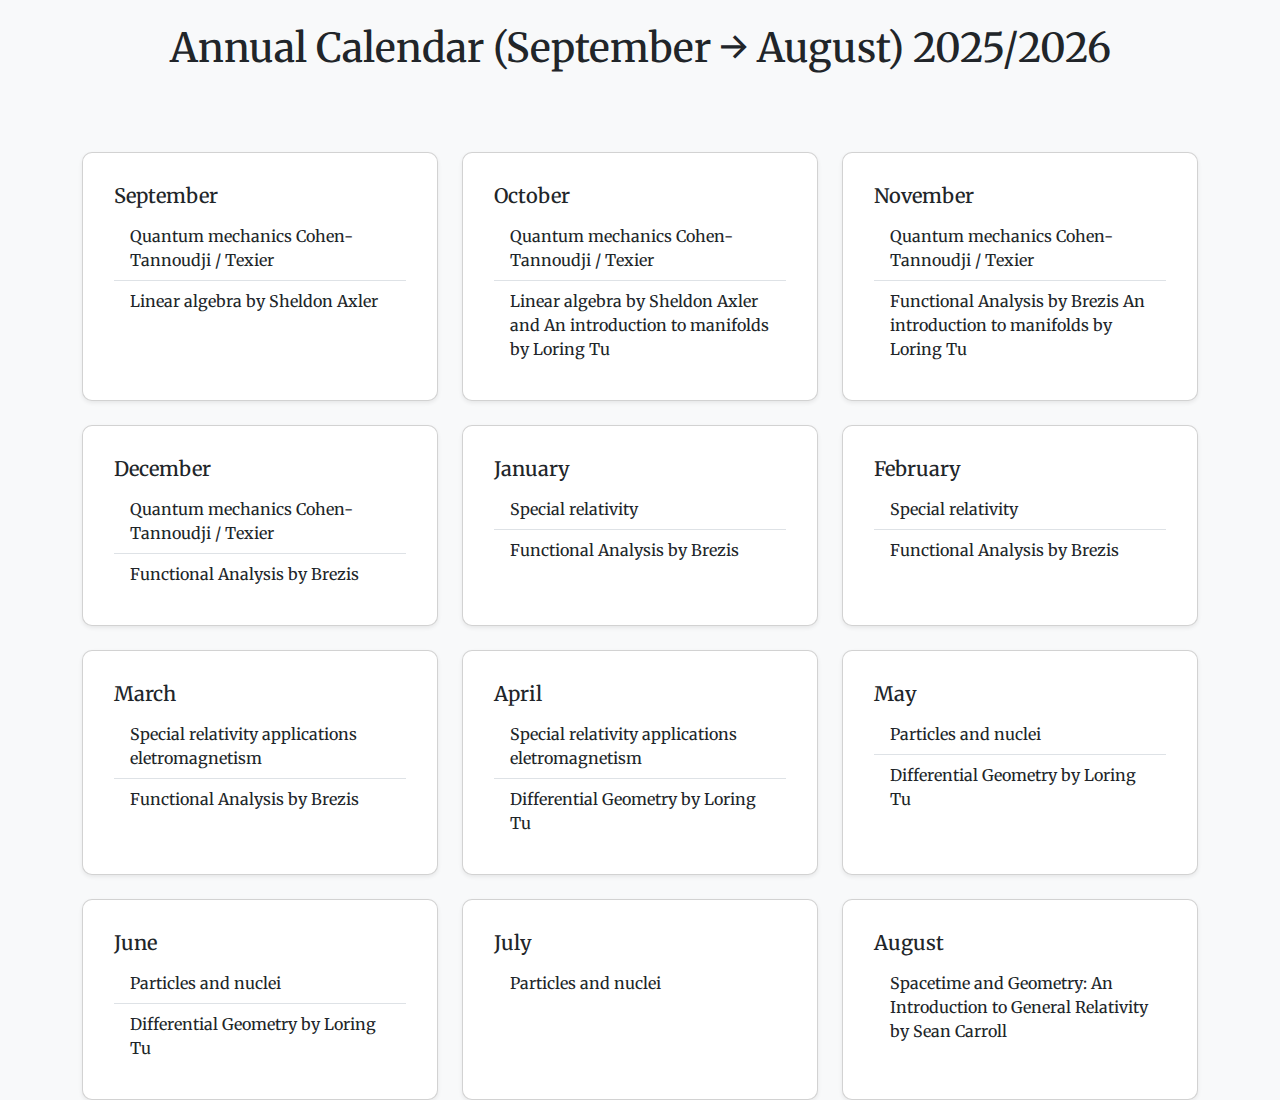
<file: Calendar.html>
<!DOCTYPE html>
<html lang="en">
<head>
  <meta charset="UTF-8">
  <meta name="viewport" content="width=device-width, initial-scale=1.0">
  <title>Annual Calendar</title>

  <link href="https://cdn.jsdelivr.net/npm/bootstrap@5.3.2/dist/css/bootstrap.min.css" rel="stylesheet">

  <link rel="preconnect" href="https://fonts.googleapis.com">
  <link rel="preconnect" href="https://fonts.gstatic.com" crossorigin>
  <link href="https://fonts.googleapis.com/css2?family=Merriweather:ital,opsz,wght@0,18..144,300..900;1,18..144,300..900&display=swap" rel="stylesheet">
  <link rel="stylesheet" href="Night_mode.css">
  <style>
    body {
      font-family: 'Merriweather', serif;
      background-color: #f8f9fa;
    }
    .month-card {
      min-height: 200px;
        background: white;
  border-radius: 10px;
  padding: 15px;
  box-shadow: 0 4px 10px rgba(0,0,0,0.1);
  cursor: pointer;
  transition: transform 0.3s;
    }

.month-card:hover {
  transform: scale(1.05);
}

  h1 {
    font-family: 'Merriweather', serif;
    margin-bottom:  80px;
  }
  </style>
</head>
<body>

<header class="text-center my-4">
  <h1>Annual Calendar (September → August) 2025/2026</h1>
</header>

<main class="container">
  <div class="row row-cols-1 row-cols-md-3 g-4" id="calendar-year">

  </div>
</main>

<script>
const months = [
  {num: 9, name: "September", tasks: ["Quantum mechanics Cohen-Tannoudji / Texier", "Linear algebra by Sheldon Axler"]},
  {num:10, name: "October", tasks: ["Quantum mechanics Cohen-Tannoudji / Texier", "Linear algebra by Sheldon Axler and An introduction to manifolds by Loring Tu"]},
  {num:11, name: "November", tasks: ["Quantum mechanics Cohen-Tannoudji / Texier", "Functional Analysis by Brezis An introduction to manifolds by Loring Tu"]},
  {num:12, name: "December", tasks: ["Quantum mechanics Cohen-Tannoudji / Texier", "Functional Analysis by Brezis"]},
  {num:1, name: "January", tasks: ["Special relativity", "Functional Analysis by Brezis"]},
  {num:2, name: "February", tasks: ["Special relativity", "Functional Analysis by Brezis"]},
  {num:3, name: "March", tasks: ["Special relativity applications eletromagnetism", "Functional Analysis by Brezis"]},
  {num:4, name: "April", tasks: ["Special relativity applications eletromagnetism", "Differential Geometry by Loring Tu"]},
  {num:5, name: "May", tasks: ["Particles and nuclei", "Differential Geometry by Loring Tu"]},
  {num:6, name: "June", tasks: ["Particles and nuclei", "Differential Geometry by Loring Tu"]},
  {num:7, name: "July", tasks: ["Particles and nuclei"]},
  {num:8, name: "August", tasks: ["Spacetime and Geometry: An Introduction to General Relativity by Sean Carroll"]}
];

const container = document.getElementById("calendar-year");

months.forEach(month => {
  const div = document.createElement("div");
  div.className = "col";

  const card = document.createElement("div");
  card.className = "card month-card h-100 shadow-sm";

  const cardBody = document.createElement("div");
  cardBody.className = "card-body";

  const h2 = document.createElement("h5");
  h2.className = "card-title";
  h2.textContent = month.name;
  cardBody.appendChild(h2);

  if(month.tasks.length > 0){
    const ul = document.createElement("ul");
    ul.className = "list-group list-group-flush mt-2";
    month.tasks.forEach(task => {
      const li = document.createElement("li");
      li.className = "list-group-item";
      li.textContent = task;
      ul.appendChild(li);
    });
    cardBody.appendChild(ul);
  }

  card.appendChild(cardBody);
  div.appendChild(card);
  container.appendChild(div);
});
</script>


<script src="https://cdn.jsdelivr.net/npm/bootstrap@5.3.2/dist/js/bootstrap.bundle.min.js"></script>
<script src="Night_mode.js"></script>
</body>
</html>
</file>
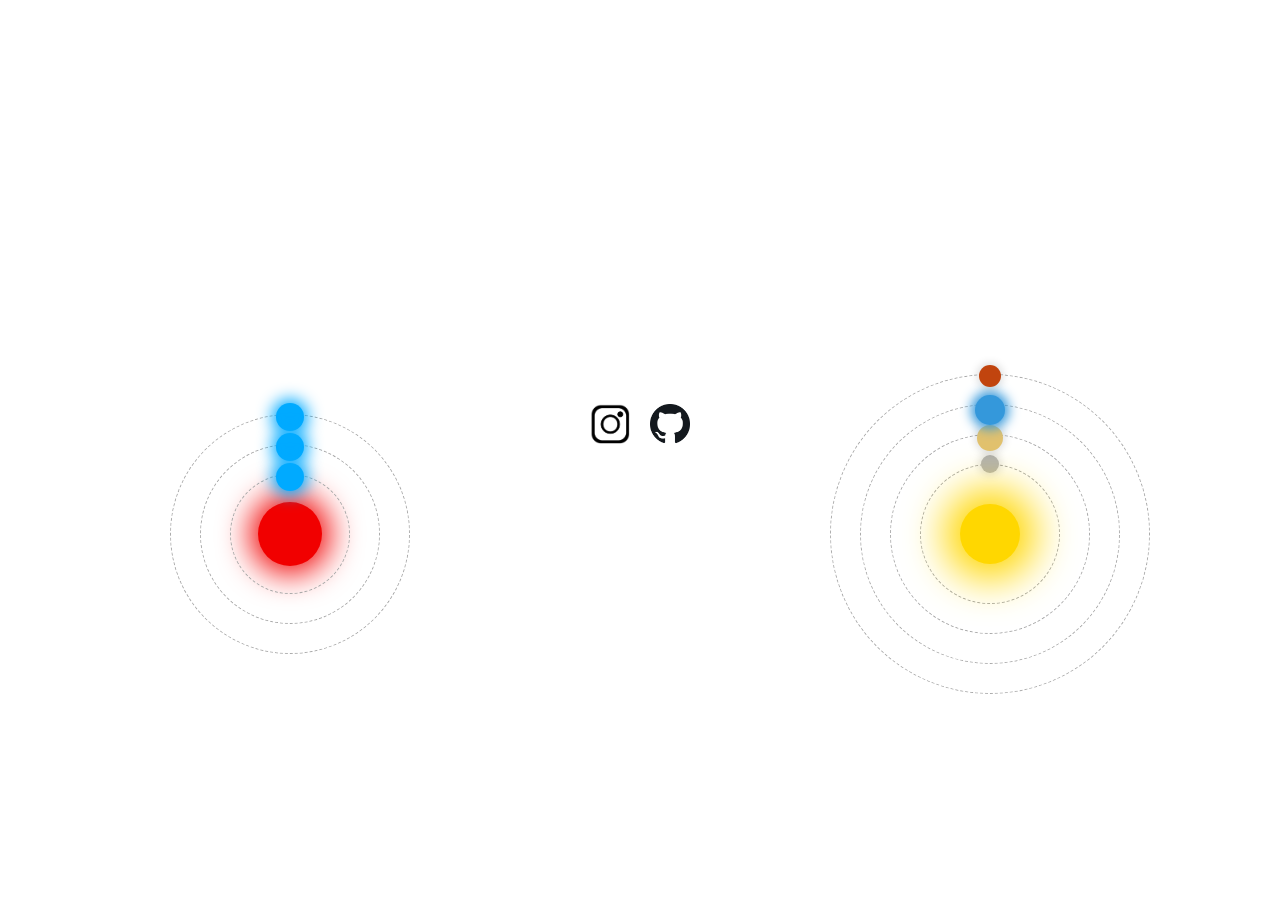
<file: Profile.html>
<!DOCTYPE html>
<html lang="fr">
<head>
  <link href="https://cdn.jsdelivr.net/npm/bootstrap@5.3.3/dist/css/bootstrap.min.css" rel="stylesheet">
  <meta charset="UTF-8">
  <meta name="viewport" content="width=device-width, initial-scale=1.0">
  <title>Mon Projet Physique</title>


  <link rel="preconnect" href="https://fonts.googleapis.com">
  <link rel="preconnect" href="https://fonts.gstatic.com" crossorigin>
  <link href="https://fonts.googleapis.com/css2?family=Merriweather:ital,opsz,wght@0,18..144,300..900;1,18..144,300..900&display=swap" rel="stylesheet">
  <link rel="stylesheet" href="Night_mode.css">
  <link rel="stylesheet" href="style.css">
  </head>
  <script src="Night_mode.js"></script>
<body>
    <h1 class="fade-in titre">Who am I ?</h1>

    <text class="fade-in">
      Hi, my name is Adrien, I'm an engineer student who love fondamental physics
      and I would like to become a researcher in astrophysics. To achieve this goal
      I made a two-year plan to learn Quantum mechanics, special relativity and General relativity.
      (Check the <a href="Calendar.html" class="lien">calendar</a>)
      I created this website to share my passion and have a record of my work.
      My contact : 
    </text>

<div class="logos">
  <a href="https://www.instagram.com/adr.se_/" target="_blank">
    <img src="img/logo insta.png" alt="Instagram">
  </a>
  <a href="https://github.com/WAAYYYY" target="_blank">
    <img src="img/logo github.png" alt="GitHub">
  </a>
</div>


<div class="animations-container">
<div>

        <div class="atom-animation">
          <div class="nucleus"></div>
          <div class="orbit orbit1"><div class="electron"></div></div>
          <div class="orbit orbit2"><div class="electron"></div></div>
          <div class="orbit orbit3"><div class="electron"></div></div>
        </div>

</div>

   <div class="animations-container">

    <div class="solar-system">
      <div class="sun"></div>
      <div class="orbit orbit-mercury"><div class="planet mercury"></div></div>
      <div class="orbit orbit-venus"><div class="planet venus"></div></div>
      <div class="orbit orbit-earth"><div class="planet earth"></div></div>
      <div class="orbit orbit-mars"><div class="planet mars"></div></div>
</div> 

  <script src="script.js"></script>
  <script src="Night_mode.js"></script>
</body>
</file>
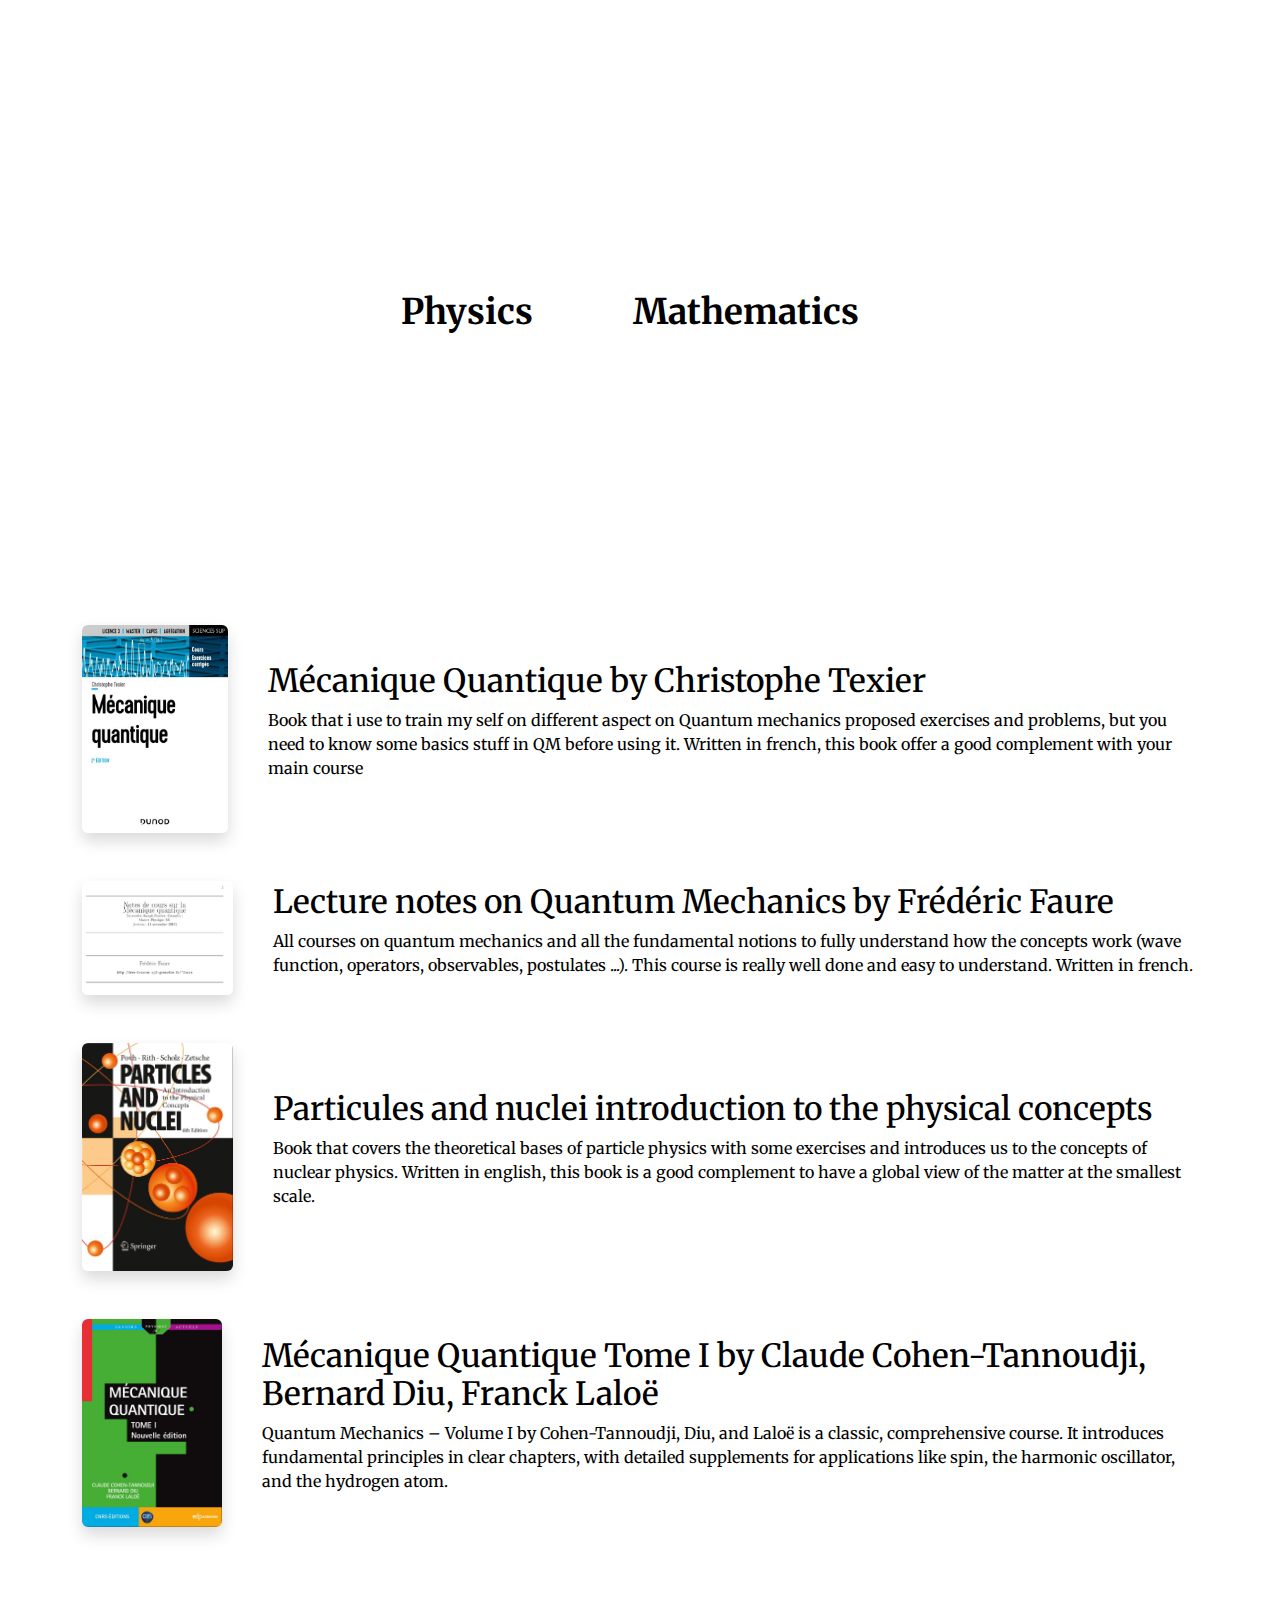
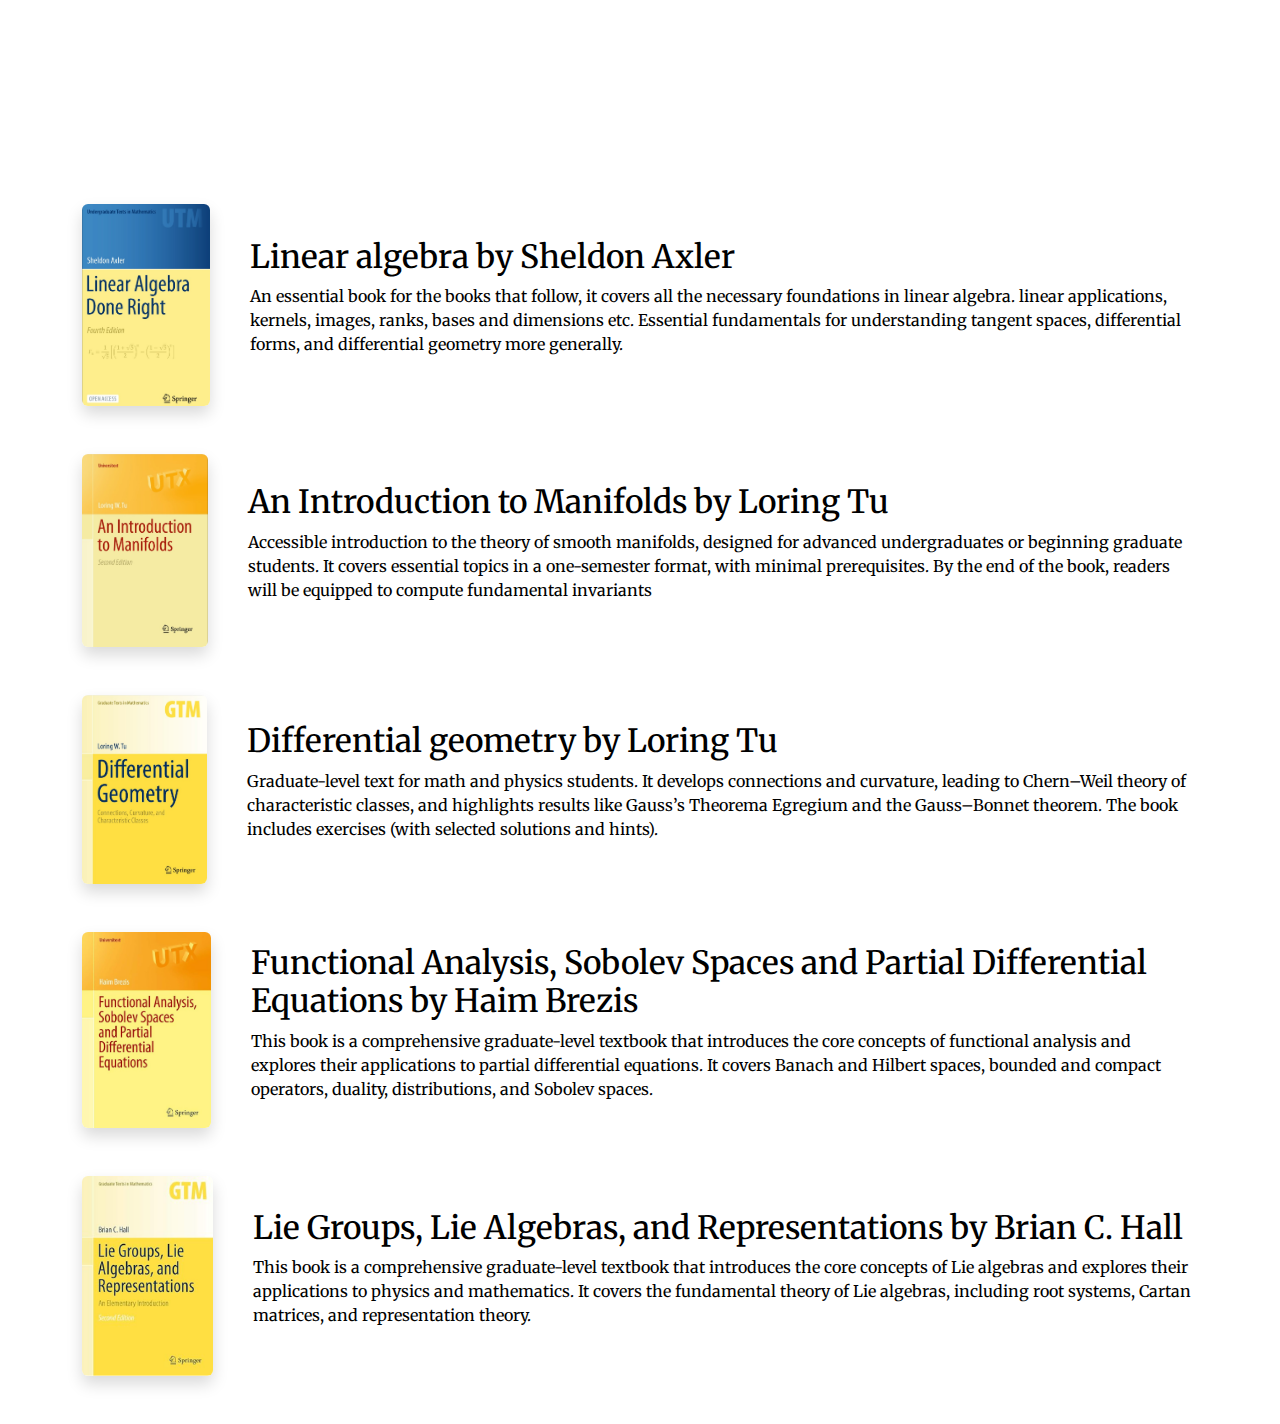
<file: Reference.html>
<!DOCTYPE html>
<html lang="fr">
<head>
  <link href="https://cdn.jsdelivr.net/npm/bootstrap@5.3.3/dist/css/bootstrap.min.css" rel="stylesheet">
  <meta charset="UTF-8">
  <meta name="viewport" content="width=device-width, initial-scale=1.0">
  <title>Mon Projet Physique</title>


  <link rel="preconnect" href="https://fonts.googleapis.com">
  <link rel="preconnect" href="https://fonts.gstatic.com" crossorigin>
  <link href="https://fonts.googleapis.com/css2?family=Merriweather:ital,opsz,wght@0,18..144,300..900;1,18..144,300..900&display=swap" rel="stylesheet">
 
  <link rel="stylesheet" href="Night_mode.css">
  <link rel="stylesheet" href="style.css">
  </head>

  <script src="Night_mode.js"></script>

<body>
  
  <h1 class="fade-in titre">References</h1>
  <h2 class="fade-in Sous-titre">Here you can discover all the references that i use for my learning in Physics </h2>

  <nav class="nav a flex-row">
    <a href="#Physics">Physics</a>
    <a href="#mathematics">Mathematics</a>
  </nav>
    
    <section id = "Physics" class="fade-in">
      <h2 class = "titre-gauche">Physics :</h2>
  </section>

    <div class="container container-custom my-5">
      <div class="image">
        <img class="img-fluid rounded shadow w-100" 
        src="img/Dunod.jpg" 
        alt="Couverture du livre Dunod">
      </div>
      <div class="texte">
      <h2 class="texte-baisse">Mécanique Quantique by Christophe Texier</h2>
      <p class="texte-baisse">Book that i use to train my self on different aspect on Quantum mechanics proposed exercises and problems, 
        but you need to know some basics stuff in QM before using it. Written in french, this book offer a good complement with your main course
      </p>
  </div>
  </div>

    <!-- FAIRE ATTENTION DE BIEN METTRE </div> POUR BIEN SÉPARER LES BLOCKS D'IMAGE AHHHHHHHHhhh -->

    <div class="container container-custom my-5">
      <div class="image">
        <img class="img-fluid rounded shadow w-100" 
        src="img/Cours de MQ.jpg" 
        alt="Couverture du livre Dunod">
    </div>
    <div class="texte">
      <h2 class="texte-baisse">Lecture notes on Quantum Mechanics by Frédéric Faure</h2>
      <p class="texte-baisse"> All courses on quantum mechanics and all the fundamental notions to fully understand how the concepts work (wave function, operators, observables, postulates ...).
        This course is really well done and easy to understand. Written in french.
      </p>
    </div>
  </div>

    <div class="container container-custom my-5">
      <div class="image">
    <img class="img-fluid rounded shadow w-100" 
    src="img/particules and nuclei.jpg" 
    alt="Couverture du livre Dunod">
        </div>
    <div class="texte">
      <h2 class="texte-baisse">Particules and nuclei introduction to the physical concepts</h2>
      <p class="texte-baisse">Book that covers the theoretical bases of particle physics with some exercises and introduces us to the concepts 
        of nuclear physics. Written in english, this book is a good complement to have a global view of the matter at the smallest scale.      
      </p>
    </div>
  </div>

<div class="container container-custom my-5">
  <div class="image">
    <img class="img-fluid rounded shadow w-100" 
    src="img/meca Q exo.jpg" 
    alt="Couverture du livre Dunod">
        </div>
    <div class="texte">
      <h2 class="texte-baisse">Mécanique Quantique Tome I by Claude Cohen-Tannoudji, Bernard Diu, Franck Laloë</h2>
      <p class="texte-baisse">Quantum Mechanics – Volume I by Cohen-Tannoudji, Diu, and Laloë is a classic, comprehensive course. 
        It introduces fundamental principles in clear chapters, with detailed supplements for applications like spin, the harmonic oscillator, 
        and the hydrogen atom.</p>
      </p>
    </div>
  </div>
  




      <section id = "mathematics" class="fade-in">
      <h2 class = "titre-gauche margin-top">Mathematics :</h2>
  </section>

<div class="container container-custom my-5">
  <div class="image">
    <img class="img-fluid rounded shadow w-100" 
    src="img/linear algebra.jpg" 
    alt="Couverture du livre Dunod">
        </div>
    <div class="texte">
      <h2 class="texte-baisse">Linear algebra by Sheldon Axler</h2>
      <p class="texte-baisse">An essential book for the books that follow, it covers all the necessary foundations in linear algebra.
linear applications, kernels, images, ranks, bases and dimensions etc. 
Essential fundamentals for understanding tangent spaces, differential forms, and differential geometry more generally.</p>
      </p>
    </div>
  </div>


<div class="container container-custom my-5">
  <div class="image">
    <img class="img-fluid rounded shadow w-100" 
    src="img/loring TU 1.jpg" 
    alt="LORING TU 1">
        </div>
    <div class="texte">
      <h2 class="texte-baisse">An Introduction to Manifolds by Loring Tu</h2>
      <p class="texte-baisse">Accessible introduction to the theory of smooth manifolds, designed for advanced undergraduates or beginning graduate students. 
        It covers essential topics in a one-semester format, with minimal prerequisites.
      By the end of the book, readers will be equipped to compute fundamental invariants</p>
      </p>
    </div>
  </div>



<div class="container container-custom my-5">
  <div class="image">
    <img class="img-fluid rounded shadow w-100" 
    src="img/loring TU 2.jpg" 
    alt="LORING TU 2">
        </div>
    <div class="texte">
      <h2 class="texte-baisse">Differential geometry by Loring Tu</h2>
      <p class="texte-baisse">Graduate-level text for math and physics students. 
        It develops connections and curvature, leading to Chern–Weil theory of characteristic classes, 
        and highlights results like Gauss’s Theorema Egregium and the Gauss–Bonnet theorem.
      The book includes exercises (with selected solutions and hints).</p>
      </p>
    </div>
  </div>


<div class="container container-custom my-5">
  <div class="image">
    <img class="img-fluid rounded shadow w-100" 
    src="img/analyse fonctionelle.jpg" 
    alt="Couverture du livre Dunod">
        </div>
    <div class="texte">
      <h2 class="texte-baisse">Functional Analysis, Sobolev Spaces and Partial Differential Equations by Haim Brezis</h2>
      <p class="texte-baisse">This book is a comprehensive graduate-level textbook that introduces the core concepts of functional analysis and explores their applications to partial differential equations. 
        It covers Banach and Hilbert spaces, bounded and compact operators, duality, 
        distributions, and Sobolev spaces.</p>
      </p>
    </div>
  </div>


<div class="container container-custom my-5">
  <div class="image">
    <img class="img-fluid rounded shadow w-100" 
    src="img/algebre de Lie.png" 
    alt="Couverture du livre Dunod">
        </div>
    <div class="texte">
      <h2 class="texte-baisse">Lie Groups, Lie Algebras, and Representations by Brian C. Hall</h2>
      <p class="texte-baisse">This book is a comprehensive graduate-level textbook that introduces the core concepts of Lie algebras and explores their applications to physics and mathematics. 
        It covers the fundamental theory of Lie algebras, including root systems, Cartan matrices, and representation theory.</p>
      </p>
    </div>
  </div>







</main>
</file>
<file: Night_mode.css>
/* Dark Mode Button */
[data-bs-theme="dark"] #darkModeBtn {
  display: inline-flex;
  align-items: center;
  gap: 0.5rem;
  border-radius: 50px;
  padding: 0.45rem 1.1rem;
  font-size: 0.9rem;
  font-weight: 500;
  letter-spacing: 0.03em;
  border: 2px solid currentColor;
  background: transparent;
  transition: all 0.3s ease;
  cursor: pointer;
}

body, body *:not(canvas):not(.orbit):not(.electron):not(.planet):not(.sun):not(.nucleus):not(.month-card):not(.card-title):not(.list-group-item):not(.definition):not(.theorem):not(.remark):not(.references li):not(.fade-in-down):not(.fade-in-up):not(.fade-in-left):not(.fade-in-right):not(#darkModeBtn):not(nav a):not(.nav a):not(.lien) {
  transition: background-color 0.4s ease, color 0.4s ease, border-color 0.4s ease;
}

[data-bs-theme="dark"] #darkModeBtn:hover {
  background-color: rgba(255, 255, 255, 0.1);
  transform: scale(1.04);
  box-shadow: 0 4px 16px rgba(255, 255, 255, 0.15);
}

#darkModeBtn .icon {
  font-size: 1.1rem;
  transition: transform 0.5s ease, opacity 0.3s ease;
  display: inline-block;
}

#darkModeBtn.rotating .icon {
  transform: rotate(360deg);
  opacity: 0.5;
}

/* ============ Dark Mode Styles ============ */

[data-bs-theme="dark"] body {
  background-color: #111827;
  color: #ffffff;
}

[data-bs-theme="dark"] .lien:hover {
  transform: scale(1.2);
}

[data-bs-theme="dark"] .lien {
  color: rgb(139, 139, 139);
  font-weight: bold;
  font-family: 'Merriweather', serif;
  transition: transform 0.5s;
  text-decoration: none;
  display: inline-block; /* permet le scale sans retour à la ligne */
}


[data-bs-theme="dark"] nav a,
[data-bs-theme="dark"] .nav a {
  color: #d0d0d0;
  text-decoration: none;
  font-weight: bold;
  transition: transform 0.3s ease, color 0.3s ease;
  display: inline-block;
}

[data-bs-theme="dark"] nav a:hover,
[data-bs-theme="dark"] .nav a:hover {
  transform: scale(1.2);
  color: #ffffff;
}

[data-bs-theme="dark"] #particles {
  position: fixed;
  top: 0;
  left: 0;
  width: 100%;
  height: 100%;
  z-index: -1;
  opacity: 0.7;
}

[data-bs-theme="dark"] h1.titre,
[data-bs-theme="dark"] .titre {
  color: #f0f0f0;
}

[data-bs-theme="dark"] nav a,
[data-bs-theme="dark"] .nav a {
  color: #d0d0d0;
}

[data-bs-theme="dark"] text {
  color: #f0f0f0;
}

[data-bs-theme="dark"] button {
  background-color: #2980b9;
  color: white;
  transition: background-color 0.3s ease, transform 0.3s ease;
}

[data-bs-theme="dark"] button:hover {
  background-color: #1f618d;
  transform: scale(1.1);
}

[data-bs-theme="dark"] .note {
  background: #1a2332;
  color: #f0f0f0;
}

[data-bs-theme="dark"] footer {
  background-color: #0f1419;
  color: #d0d0d0;
}

[data-bs-theme="dark"] li {
  background: #1a2332;
  color: #f0f0f0;
}

[data-bs-theme="dark"] .animation-description {
  color: #f0f0f0;
}

[data-bs-theme="dark"] .animation-description-solar {
  color: #f0f0f0;
}

/* ============ Calendar Cards in Dark Mode ============ */

[data-bs-theme="dark"] .month-card {
  background: #1a2332;
  color: #f0f0f0;
  border: 1px solid #2a3a4a;
}

[data-bs-theme="dark"] .month-card:hover {
  background: #1a2332;
  box-shadow: 0 4px 10px rgba(0,0,0,0.3);
}

[data-bs-theme="dark"] .card-title {
  color: #e0e0e0;
}

[data-bs-theme="dark"] .list-group-item {
  background: #1a2332;
  color: #d0d0d0;
  border-color: #2a3a4a;
}

[data-bs-theme="dark"] h1 {
  color: #f0f0f0;
}

/* ============ Hairy Ball Theorem & Article Styles in Dark Mode ============ */

[data-bs-theme="dark"] .definition,
[data-bs-theme="dark"] .theorem,
[data-bs-theme="dark"] .remark {
  background: #1a2332;
  color: #e0e0e0;
  border-color: #333d4a;
}

[data-bs-theme="dark"] .theorem {
  border-color: #c41e3a;
}

[data-bs-theme="dark"] .remark {
  border-color: #4caf50;
  color: #d0d0d0;
}

[data-bs-theme="dark"] .references {
  color: #d0d0d0;
}

[data-bs-theme="dark"] .references li {
  color: #c0c0c0;
}

[data-bs-theme="dark"] h2,
[data-bs-theme="dark"] h3 {
  color: #e0e0e0;
}
</file>
<file: style.css>
body {
  font-family: 'Merriweather', sans-serif;
  background-color: #ffffff; /* fallback */
  color: #000000;
  margin: 0;
  padding: 0;
  overflow-x: hidden;
}


#particles {
  position: fixed;
  top: 0;
  left: 0;
  width: 100%;
  height: 100%;
  z-index: -1;
  opacity: 0.7;
}
canvas {
  width: 100%;
  height: auto;
  display: block;
}

#bessel3D {
  width: 35%;
  max-width: 90vw;        
  aspect-ratio: 1 / 1;    
  margin: 0 auto;       
}

@media (max-width: 200px) {
  #bessel3D {
    max-width: 80vw;      
    aspect-ratio: 1 / 1;
  }
}


.vspace-2cm {
  margin-top: 1cm;
}
.vspace-3cm {
  margin-top: 2cm;
}

.hspace_2cm {
  margin-left: 1cm;
}

h1.titre{
  font-size: clamp(2rem, 5vw, 4rem);
  font-family: 'Merriweather', serif;
  text-align: center;
  margin-top: 5px;
  white-space: nowrap;
}

header {
  color: rgb(0, 0, 0);
  padding: 20px;
  text-align: center;
}


.ligne-texte-atom {
  display: flex;
  align-items: center;
  min-height: 100vh;
  padding: 20px;
}

.texte-gauche {
  flex: 1;
  padding-right: 1rem;
}

.titre {
  font-size: clamp(2rem, 5vw, 4rem);
  font-family: 'Merriweather', serif;
  text-align: center;
}

.titre-gauche {
  font-size: clamp(2rem, 5vw, 4rem);
  font-family: 'Merriweather', serif;
  margin-top: 50px;
  margin-left: 100px;
  margin-bottom: 100px;
}


text{
  display: block; 
  white-space: pre-line;
  font-size: 28px;
  font-family: 'Merriweather', serif;
  text-align: center;
  
}

.margin-top {
  margin-top: 100px;
}

.logos {
  display: flex;            /* aligne en ligne */
  justify-content: center;  /* centre horizontalement */
  align-items: center;      /* centre verticalement si g besoin */
  gap: 20px;                /* espace entre les logos */
  margin-top: 20px;         /* espace au dessus */
}

.logos a img {
  width: 40px;              /* taille  logos */
  height: auto;
  transition: transform 0.3s;
}

.logos a img:hover {
  transform: scale(1.2);    /* zoom au survol */
}


nav {
  flex-direction: column;
  align-items: center;
  text-align: center;
  justify-content: center;
  padding: 20px;
}

.lien {
  color: black;
  font-weight: bold;
  font-family: 'Merriweather', serif;
  transition: transform 0.5s;
  text-decoration: none;
  display: inline-block; /* permet le scale sans retour à la ligne */
}

.lien:hover {
  transform: scale(1.2);
}



nav a {
  color: rgb(0, 0, 0);
  margin: 40px 50px;
  text-align: center;
  text-decoration: none;
  font-weight: bold;
  font-size: clamp(2rem, 3vw, 2.2rem);
  transition: transform 0.5s;
}

nav a:hover {
  transform: scale(1.2);
}

.Sous-titre {
  font-size: clamp(1.5rem, 4vw, 2.5rem);
  font-family: 'Merriweather', serif;
  text-align: center;
  margin-top: 40px;
}

.container-custom {
  display: flex;             
  align-items: center;       
  gap: 40px;                 /* espace entre image et texte */
}

.container-custom .text {
  flex: 1;                   
  font-size: 18px;
  line-height: 1.6;
}

.container-custom .image img {
  max-width: 300px; /* Taille max en pixels */
  width: 100%;      /* S’adapte au conteneur */
  height: auto;     /* Garde les proportions */
}




/* mois */


.month-card h2 { 
  text-align: center; 
  margin-bottom: 10px; 
}

ul { 
  list-style: none; 
  padding-left: 0; 
}

li { 
  padding: 5px; 
  background: #e0e0e0; 
  margin: 5px 0; 
  border-radius: 5px; 
  cursor: text; 
}

li:focus { 
  outline: 2px solid #3498db; 
}

/* Atom Animation */
.atom-animation {
  position: relative;
  margin-right : 700px;
  margin-top: 90px;
  z-index: -1;   
}

.nucleus {
  position: absolute;
  top: 50%;
  left: 50%;
  width: 64px;
  height: 64px;
  background: #f10000;
  border-radius: 50%;
  transform: translate(-50%, -50%);
  box-shadow: 0 0 32px 8px #f10000;
}

.orbit {
  position: absolute;
  top: 50%;
  left: 50%;
  border: 1.5px dashed #aaa;
  border-radius: 50%;
  transform: translate(-50%, -50%);
}

.orbit1 {
  width: 240px;
  height: 240px;
  animation: spin-orbit1 3s linear infinite;
}

.orbit2 {
  width: 180px;
  height: 180px;
  animation: spin-orbit2 2.2s linear infinite;
}

.orbit3 {
  width: 120px;
  height: 120px;
  animation: spin-orbit3 1.5s linear infinite;
}

.electron {
  position: absolute;
  top: -12px;
  left: 50%;
  width: 28px;
  height: 28px;
  background: #00aaff;
  border-radius: 50%;
  transform: translate(-50%, 0);
  box-shadow: 0 0 16px 4px #00aaff;
}

@keyframes spin-orbit1 {
  to { transform: translate(-50%, -50%) rotate(360deg); }
}
@keyframes spin-orbit2 {
  to { transform: translate(-50%, -50%) rotate(360deg); }
}
@keyframes spin-orbit3 {
  to { transform: translate(-50%, -50%) rotate(360deg); }
}

.animation-description {
  position: relative;
  font-size: 1.2em;
  color: #fbfbfb;
  margin-right: 1px;
  margin-top: 10px;
}

/* Solar System */
.solar-system {
  position: relative;
  margin-left : 700px;
  margin-top: 5px;      
}

.sun {
  position: absolute;
  top: 50%;
  left: 50%;
  width: 60px;
  height: 60px;
  background: #FFD700;
  border-radius: 50%;
  transform: translate(-50%, -50%);
  box-shadow: 0 0 40px 16px #FFD700;
  z-index: 2;
}

.orbit-mercury {
  width: 140px;
  height: 140px;
  animation: orbit-mercury 3s linear infinite;
}

.orbit-venus {
  width: 200px;
  height: 200px;
  animation: orbit-venus 6s linear infinite;
}

.orbit-earth {
  width: 260px;
  height: 260px;
  animation: orbit-earth 9s linear infinite;
}

.orbit-mars {
  width: 320px;
  height: 320px;
  animation: orbit-mars 12s linear infinite;
}

.planet {
  position: absolute;
  top: -10px;
  left: 50%;
  transform: translate(-50%, 0);
  border-radius: 50%;
  box-shadow: 0 0 8px 2px #0002;
}

.mercury {
  width: 18px;
  height: 18px;
  background: #b1b1b1;
}

.venus {
  width: 26px;
  height: 26px;
  background: #e1c16e;
}

.earth {
  width: 30px;
  height: 30px;
  background: #3498db;
  box-shadow: 0 0 12px 4px #3498db;
}

.mars {
  width: 22px;
  height: 22px;
  background: #c1440e;
}

@keyframes orbit-mercury {
  to { transform: translate(-50%, -50%) rotate(360deg); }
}
@keyframes orbit-venus {
  to { transform: translate(-50%, -50%) rotate(360deg); }
}
@keyframes orbit-earth {
  to { transform: translate(-50%, -50%) rotate(360deg); }
}
@keyframes orbit-mars {
  to { transform: translate(-50%, -50%) rotate(360deg); }
}

.animation-description-solar {
  text-align: center;
  position: relative;
  font-size: 1.2em;
  color: #ffffff;
  margin-left : 710px;
  margin-top: 180px;  
}


.fade-in {
  opacity: 0;
  animation: fadeIn 2s forwards;
}

@keyframes fadeIn {
  to { opacity: 1; }
}


@media (max-width: 768px) {
  .ligne-texte-atom {
    flex-direction: column;
    text-align: center;
    padding: 20px 10px;
  }

  .texte-gauche {
    padding-right: 0;
    margin-bottom: 2rem;
  }

  .atom-animation {
    width: 200px;
    height: 200px;
    left: 0;
    top: -50px;
    margin: 0 auto;
  }

  .orbit1 { width: 120px; height: 120px; }
  .orbit2 { width: 90px; height: 90px; }
  .orbit3 { width: 60px; height: 60px; }

  .nucleus {
    width: 32px;
    height: 32px;
  }

  .electron {
    width: 14px;
    height: 14px;
    top: -7px;
  }

  .solar-system {
    width: 200px;
    height: 200px;
    left: 0;
    top: 30px;
    margin: 0 auto;
  }

  .orbit-mercury { width: 80px; height: 80px; }
  .orbit-venus { width: 110px; height: 110px; }
  .orbit-earth { width: 140px; height: 140px; }
  .orbit-mars { width: 170px; height: 170px; }

  .sun {
    width: 30px;
    height: 30px;
  }

  .animation-description {
    position: relative;
    left: 0;
    top: -50px;
    max-width: 100%;
    text-align: center;
  }

  .animation-description-solar {
    position: relative;
    left: 0;
    top: 40px;
    max-width: 100%;
    text-align: center;
  }
}

@media (max-width: 480px) {
  .atom-animation {
    width: 150px;
    height: 150px;
  }

  .orbit1 { width: 90px; height: 90px; }
  .orbit2 { width: 70px; height: 70px; }
  .orbit3 { width: 50px; height: 50px; }

  .nucleus {
    width: 24px;
    height: 24px;
  }

  .electron {
    width: 10px;
    height: 10px;
    top: -5px;
  }

  .solar-system {
    width: 150px;
    height: 150px;
  }

  .orbit-mercury { width: 60px; height: 60px; }
  .orbit-venus { width: 80px; height: 80px; }
  .orbit-earth { width: 100px; height: 100px; }
  .orbit-mars { width: 120px; height: 120px; }

  .sun {
    width: 20px;
    height: 20px;
  }

  .mercury { width: 8px; height: 8px; }
  .venus { width: 10px; height: 10px; }
  .earth { width: 12px; height: 12px; }
  .mars { width: 10px; height: 10px; }
}

/* Autres styles */
main {
  padding: 20px;
  max-width: 900px;
}

section {
  margin-bottom: 40px;
}

h1, h2 {
  font-family: 'Merriweather', serif;
}

button {
  background-color: #3498db;
  color: white;
  padding: 10px 20px;
  border: none;
  cursor: pointer;
  transition: transform 0.3s, background-color 0.3s;
  margin-top: 10px;
}

button:hover {
  transform: scale(1.1);
  background-color: #2980b9;
}


.note {
  background: white;
  padding: 10px;
  margin-bottom: 10px;
  border-radius: 5px;
  box-shadow: 0px 2px 5px rgba(0,0,0,0.1);
}

footer {
  background-color: #2c3e50;
  color: white;
  text-align: center;
  padding: 15px;
}
</file>
